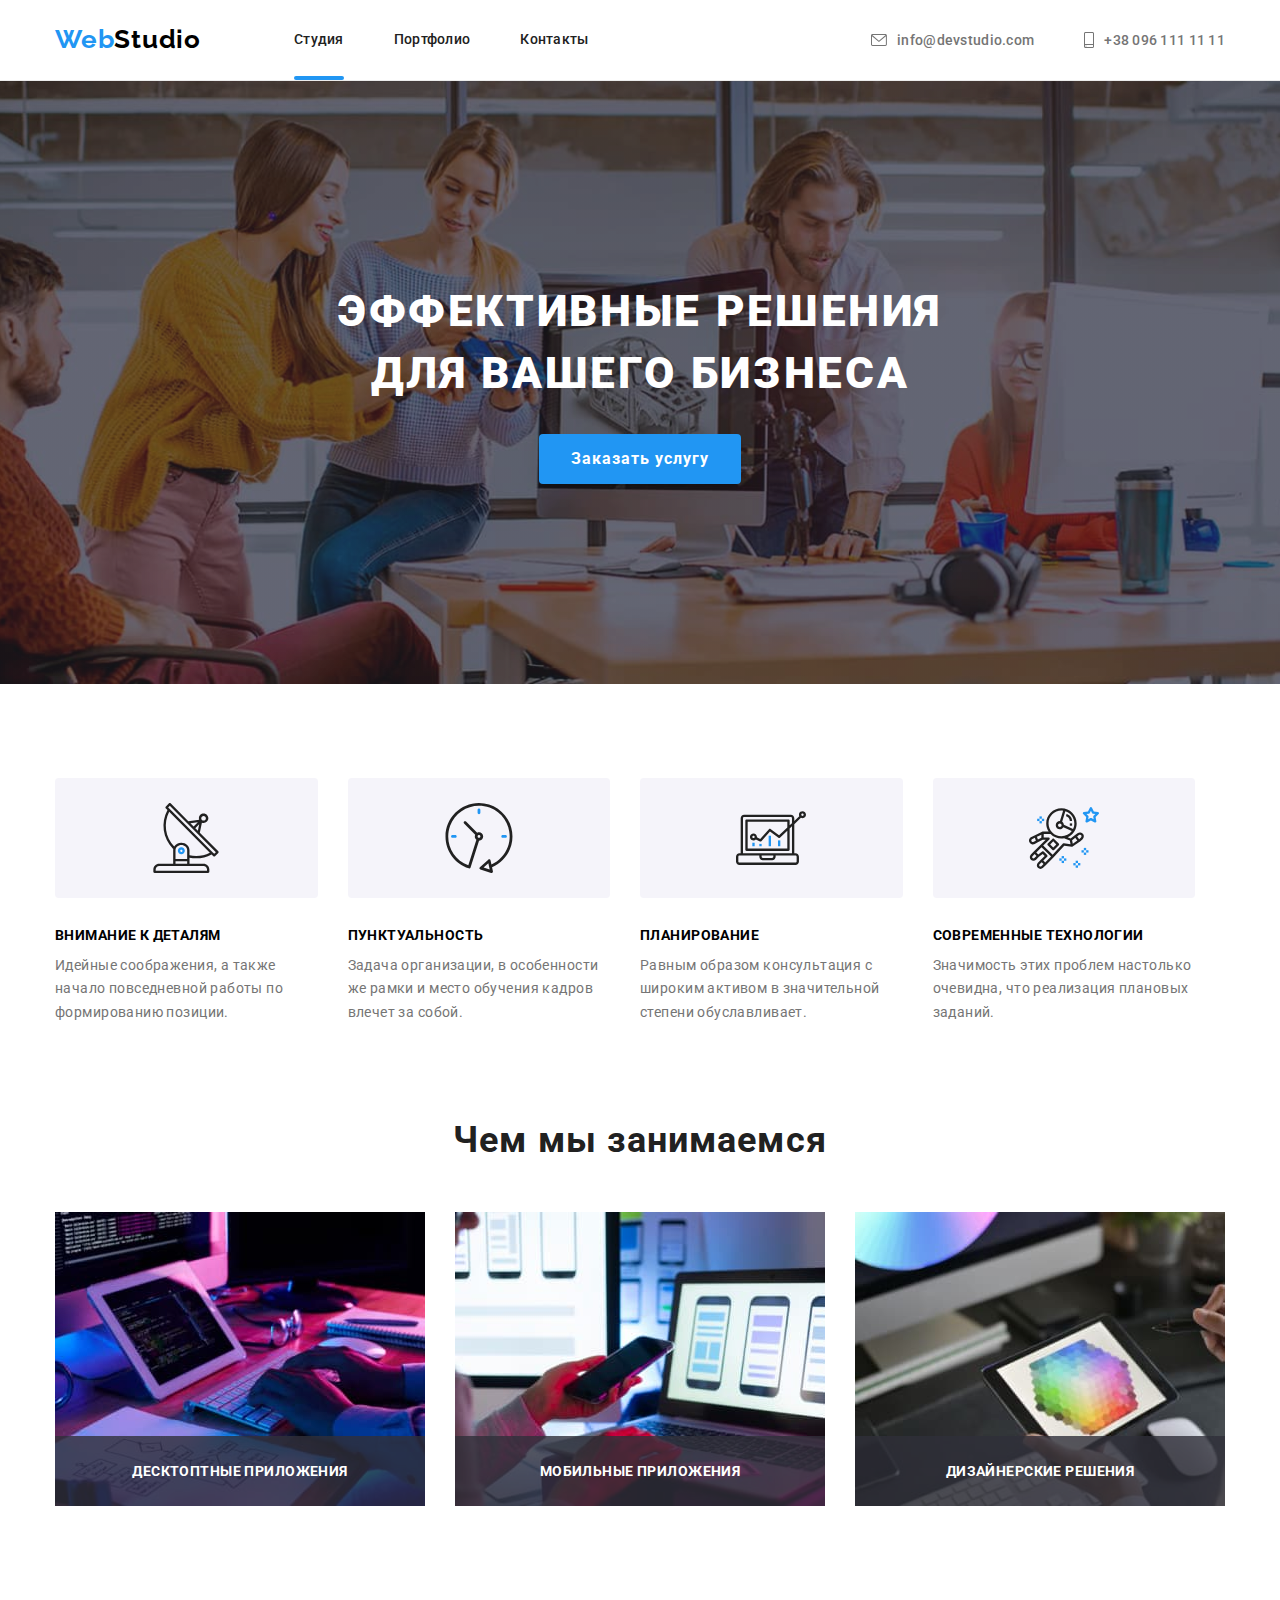
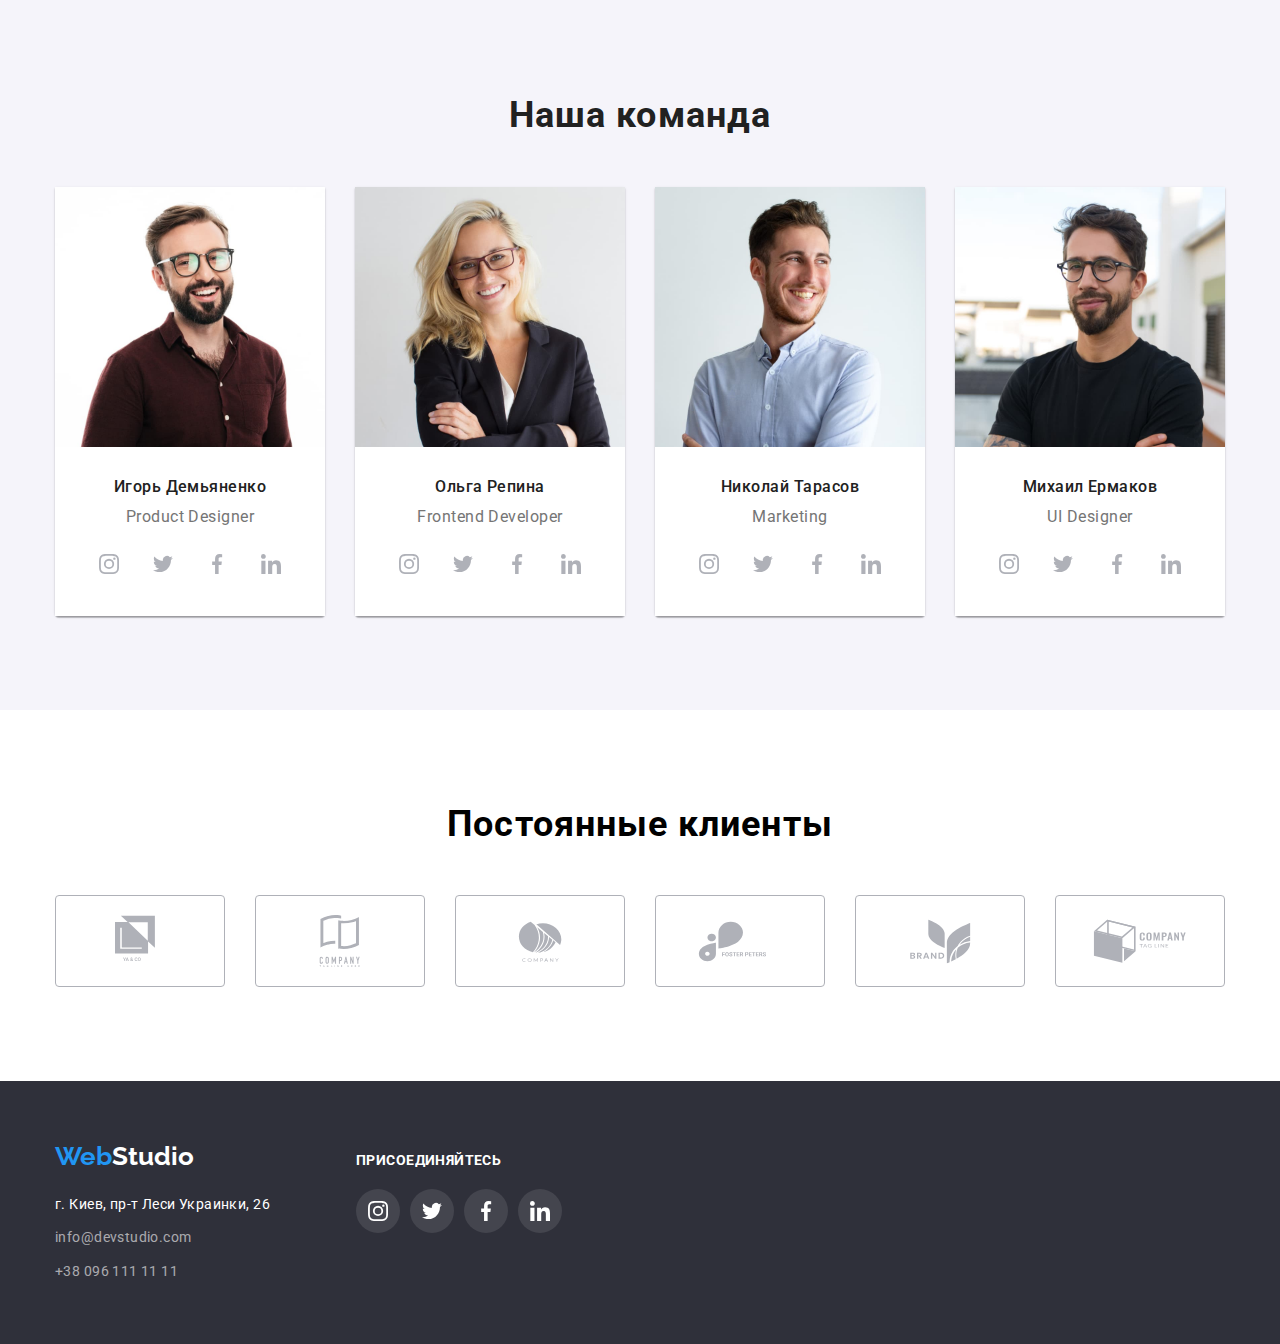
<file: index.html>
<!DOCTYPE html>
<html lang="ru">
<head>
    <meta charset="UTF-8">
    <meta http-equiv="X-UA-Compatible" content="IE=edge">
    <meta name="viewport" content="width=device-width, initial-scale=1.0">
    <link rel="preconnect" href="https://fonts.googleapis.com">
    <link rel="preconnect" href="https://fonts.gstatic.com" crossorigin>
    <link href="https://fonts.googleapis.com/css2?family=Raleway:wght@700&display=swap" rel="stylesheet">
    <link rel="preconnect" href="https://fonts.googleapis.com">
    <link rel="preconnect" href="https://fonts.gstatic.com" crossorigin>
    <link href="https://fonts.googleapis.com/css2?family=Roboto:wght@100;300;400;500;700;900&display=swap" rel="stylesheet">
    <link rel="stylesheet" href="https://cdnjs.cloudflare.com/ajax/libs/modern-normalize/1.1.0/modern-normalize.min.css">
    <link rel="stylesheet" href="style.css">
    <title>Веб Студия</title>
</head>
<body>
    <header class="header">
        <div class="head">
        <nav class="header-line">
                <a lang="en" class="logo" href="index.html">
                 <span class="web-color">Web</span>Studio
                </a>
            <ul class="nav">  
                <li class="nav-items">
                    <a class="nav-item active-list" href="index.html">
                        Студия
                    </a>
                </li>
                <li class="nav-items">
                    <a class="nav-item" href="portfolio.html">
                        Портфолио
                    </a>
                </li>
                <li class="nav-items">
                    <a class="nav-item" href="">
                        Контакты
                    </a>
                </li>
            </ul>
        </nav>
            <ul class="call">
                <li class="call-item">
                    <a class="mail" href="mailto:info@devstudio.com">
                        <svg class="icon-envelope">
                            <use href="./svg/svg-ico/symbol-defs.svg#icon-envelope" wigth="16px" height="12px"></use>
                        </svg>
                        info@devstudio.com
                    </a>
                </li>
                <li class="call-item">
                    <a class="phone" href="tel:+380961111111">
                        <svg class="icon-smartphone">
                            <use href="./svg/svg-ico/symbol-defs.svg#icon-smartphone" wigth="10px" height="16px"></use>
                        </svg>
                        +38 096 111 11 11
                    </a>
                </li>
            </ul>
        </div>    
    </header>
    <main>
        <section class="order">
            <div class="order-style">
                <h1 class="txt">
                    ЭФФЕКТИВНЫЕ РЕШЕНИЯ ДЛЯ ВАШЕГО БИЗНЕСА
                </h1>
                <button class="but" type="button" data-modal-open>Заказать услугу</button>
            </div>
        </section>
        
        <section class="section-merit">
            <div class="merit-class">
                <ul class="list-merit">
                    <li class="merit icon-group">
                        <h3 class="h-list">ВНИМАНИЕ К ДЕТАЛЯМ</h3>
                        <p class="txt-list">Идейные соображения, а также начало повседневной работы по формированию позиции.</p>
                    </li>
                    <li class="merit icon-clock">
                        <h3 class="h-list">ПУНКТУАЛЬНОСТЬ</h3>
                        <p class="txt-list">Задача организации, в особенности же рамки и место обучения кадров влечет за собой.</p>
                    </li>
                    <li class="merit icon-diagram">
                        <h3 class="h-list">ПЛАНИРОВАНИЕ</h3>
                        <p class="txt-list">Равным образом консультация с широким активом в значительной степени обуславливает.</p>
                    </li>
                    <li class="merit icon-austronaut">
                        <h3 class="h-list">СОВРЕМЕННЫЕ ТЕХНОЛОГИИ</h3>
                        <p class="txt-list">Значимость этих проблем настолько очевидна, что реализация плановых заданий.</p>
                    </li>
                </ul>
            </div>
        </section>
        <section class="what-do">
            <div class="work-class">
                <h2 class="h-work">Чем мы занимаемся</h2>
                    <ul class="working-list">
                        <li class="work-list">
                            <div class="opacity-img">
                                <h3 class="opasity-title">ДЕСКТОПТНЫЕ ПРИЛОЖЕНИЯ</h3>
                            </div>
                         <img src="./image/photo1.jpg" alt="веб_розработчик" width="370">
                        </li>
                        <li class="work-list">
                            <div class="opacity-img">
                                <h3 class="opasity-title">МОБИЛЬНЫЕ ПРИЛОЖЕНИЯ</h3>
                            </div>
                        <img src="./image/photo2.jpg" alt="мобильный_дизайнер" width="370">
                     </li>
                        <li class="work-list">
                            <div class="opacity-img">
                                <h3 class="opasity-title">ДИЗАЙНЕРСКИЕ РЕШЕНИЯ</h3>
                            </div>
                        <img src="./image/photo3.jpg" alt="дизайнер" width="370">
                        </li>
                    </ul>
            </div>
        </section>
        <section class="our-team">
            <div class="our-class">
                <h2 class="h-team">Наша команда</h2>
                <ul class="team-list">
                    <li class="team">
                        <img class="img-team" src="./image/img1.jpg" alt="Игорь Демьяненко" width="270">
                    <div class="worker">
                        <h3 class="h-name">Игорь Демьяненко</h3>
                        <p lang="en" class="activity">Product Designer</p>
                        <ul class="social-list">
                            <li class="social">
                                <a href="" class="icon-border">
                                    <svg class="icon instagram">
                                        <use href="./svg/svg-ico/symbol-defs.svg#icon-instagram" width="20px" height="20px"></use>
                                    </svg>
                                </a>
                            </li>
                            <li class="social">
                                <a href="" class="icon-border">
                                    <svg class="icon twitter">
                                        <use href="./svg/svg-ico/symbol-defs.svg#icon-twitter"width="20px" height="20px"></use>
                                    </svg>
                                </a>
                            </li>
                            <li class="social">
                                <a href="" class="icon-border">
                                    <svg class="icon facebook">
                                        <use href="./svg/svg-ico/symbol-defs.svg#icon-facebook" width="20px" height="20px"></use>
                                    </svg>
                                </a>
                            </li>
                            <li class="social">
                                <a href="" class="icon-border">
                                    <svg class="icon linkedin">
                                        <use href="./svg/svg-ico/symbol-defs.svg#icon-linkedin" width="20px" height="20px"></use>
                                    </svg>
                                </a>
                            </li>
                         </ul>
                    </div>
                    </li>
                    <li class="team">
                        <img class="img-team" src="./image/img2.jpg" alt="Ольга Репина" width="270">
                    <div class="worker">      
                        <h3 class="h-name">Ольга Репина</h3>
                        <p lang="en" class="activity">Frontend Developer</p>
                        <ul class="social-list">
                            <li class="social">
                                <a href="" class="icon-border">
                                    <svg class="icon instagram">
                                        <use href="./svg/svg-ico/symbol-defs.svg#icon-instagram" width="20px" height="20px"></use>
                                    </svg>
                                </a>
                            </li>
                            <li class="social">
                                <a href="" class="icon-border">
                                    <svg class="icon twitter">
                                        <use href="./svg/svg-ico/symbol-defs.svg#icon-twitter"width="20px" height="20px"></use>
                                    </svg>
                                </a>
                            </li>
                            <li class="social">
                                <a href="" class="icon-border">
                                    <svg class="icon facebook">
                                        <use href="./svg/svg-ico/symbol-defs.svg#icon-facebook" width="20px" height="20px"></use>
                                    </svg>
                                </a>
                            </li>
                            <li class="social">
                                <a href="" class="icon-border">
                                    <svg class="icon linkedin">
                                        <use href="./svg/svg-ico/symbol-defs.svg#icon-linkedin" width="20px" height="20px"></use>
                                    </svg>
                                </a>
                            </li>
                         </ul>
                    </div>
                    </li>
                    <li class="team">
                        <img class="img-team" src="./image/img3.jpg" alt="Николай Тарасов" width="270">
                    <div class="worker">       
                        <h3 class="h-name">Николай Тарасов</h3>
                        <p lang="en" class="activity">Marketing</p>
                        <ul class="social-list">
                            <li class="social">
                                <a href="" class="icon-border">
                                    <svg class="icon instagram">
                                        <use href="./svg/svg-ico/symbol-defs.svg#icon-instagram" width="20px" height="20px"></use>
                                    </svg>
                                </a>
                            </li>
                            <li class="social">
                                <a href="" class="icon-border">
                                    <svg class="icon twitter">
                                        <use href="./svg/svg-ico/symbol-defs.svg#icon-twitter"width="20px" height="20px"></use>
                                    </svg>
                                </a>
                            </li>
                            <li class="social">
                                <a href="" class="icon-border">
                                    <svg class="icon facebook">
                                        <use href="./svg/svg-ico/symbol-defs.svg#icon-facebook" width="20px" height="20px"></use>
                                    </svg>
                                </a>
                            </li>
                            <li class="social">
                                <a href="" class="icon-border">
                                    <svg class="icon linkedin">
                                        <use href="./svg/svg-ico/symbol-defs.svg#icon-linkedin" width="20px" height="20px"></use>
                                    </svg>
                                </a>
                            </li>
                         </ul>
                    </div>
                    </li>
                    <li class="team">
                        <img class="img-team" src="./image/img4.jpg" alt="Михаил Ермаков" width="270">
                    <div class="worker">       
                        <h3 class="h-name">Михаил Ермаков</h3>
                        <p lang="en" class="activity">UI Designer</p>
                        <ul class="social-list">
                            <li class="social">
                                <a href="" class="icon-border">
                                    <svg class="icon instagram">
                                        <use href="./svg/svg-ico/symbol-defs.svg#icon-instagram" width="20px" height="20px"></use>
                                    </svg>
                                </a>
                            </li>
                            <li class="social">
                                <a href="" class="icon-border">
                                    <svg class="icon twitter">
                                        <use href="./svg/svg-ico/symbol-defs.svg#icon-twitter"width="20px" height="20px"></use>
                                    </svg>
                                </a>
                            </li>
                            <li class="social">
                                <a href="" class="icon-border">
                                    <svg class="icon facebook">
                                        <use href="./svg/svg-ico/symbol-defs.svg#icon-facebook" width="20px" height="20px"></use>
                                    </svg>
                                </a>
                            </li>
                            <li class="social">
                                <a href="" class="icon-border">
                                    <svg class="icon linkedin">
                                        <use href="./svg/svg-ico/symbol-defs.svg#icon-linkedin" width="20px" height="20px"></use>
                                    </svg>
                                </a>
                            </li>
                         </ul>
                    </div>
                    </li>
                </ul>
            </div>
        </section>
        <section class="client-section">
            <div class="client-conteiner">
                <h2 class="h-client">Постоянные клиенты</h2>
                    <ul class="client-list">
                        <li class="client-item">
                            <a href="" class="client-link">
                                <svg class="client ya-go">
                                    <use href="./svg/svg-ico/symbol-defs.svg#icon-ya-go" width="40px" height="47px"></use>
                                </svg>
                            </a>
                        </li>
                        <li class="client-item">
                            <a href="" class="client-link">
                                <svg class="client ya-go">
                                    <use href="./svg/svg-ico/symbol-defs.svg#icon-tagline-here" width="50px" height="52px"></use>
                                </svg>
                            </a>
                        </li>
                            <li class="client-item">
                                <a href="" class="client-link">
                                    <svg class="client icon-company">
                                        <use href="./svg/svg-ico/symbol-defs.svg#icon-company" width="44px" height="41px"></use>
                                    </svg>
                                </a>
                            </li>
                            <li class="client-item">
                                <a href="" class="client-link">
                                    <svg class="client icon-foster">
                                        <use href="./svg/svg-ico/symbol-defs.svg#icon-foster" width="85px" height="41px"></use>
                                    </svg>
                                </a>
                            </li>
                        <li>
                            <li class="client-item">
                                <a href="" class="client-link">
                                    <svg class="client icon-brand">
                                        <use href="./svg/svg-ico/symbol-defs.svg#icon-brand" width="63px" height="45px"></use>
                                    </svg>
                                </a>
                            </li>
                        </li>
                        <li class="client-item">
                            <a href="" class="client-link">
                                <svg class="client icon-tag-line">
                                    <use href="./svg/svg-ico/symbol-defs.svg#icon-tag-line" width="98px" height="44px"></use>
                                </svg>
                            </a>
                        </li>
                    </ul>
            </div>
        </section>
    </main>
    <footer class="footer">
        <div class="footer-footer">
            <div class="foot">
                <a class="footer-logo" lang="en" href="index.html">
                    <span class="web-color">Web</span>Studio
                </a>
                <address class="address">
                    <ul class="list-address">
                        <li class="specific-address">
                            г. Киев, пр-т Леси Украинки, 26
                        </li>
                        <li class="con">
                            <a class="footer-contact" href="mailto:info@devstudio.com">info@devstudio.com</a>
                        </li>
                        <li class="con">
                            <a class="footer-contact" href="tel:+380961111111">+38 096 111 11 11</a>
                        </li>
                    </ul>
                </address>
            </div>
            <div class="footer-social"> 
                <h3 class="social-title">
                    ПРИСОЕДИНЯЙТЕСЬ
                </h3>
                <ul class="footer-social-list">
                    <li class="social">
                        <a href="" class="icon-border footer-icon">
                            <svg class="icon instagram">
                                <use href="./svg/svg-ico/symbol-defs.svg#icon-instagram" width="20px" height="20px"></use>
                            </svg>
                        </a>
                    </li>
                    <li class="social">
                        <a href="" class="icon-border footer-icon">
                            <svg class="icon twitter">
                                <use href="./svg/svg-ico/symbol-defs.svg#icon-twitter"width="20px" height="20px"></use>
                            </svg>
                        </a>
                    </li>
                    <li class="social">
                        <a href="" class="icon-border footer-icon">
                            <svg class="icon facebook">
                                <use href="./svg/svg-ico/symbol-defs.svg#icon-facebook" width="20px" height="20px"></use>
                            </svg>
                        </a>
                    </li>
                    <li class="social">
                        <a href="" class="icon-border footer-icon">
                            <svg class="icon linkedin">
                                <use href="./svg/svg-ico/symbol-defs.svg#icon-linkedin" width="20px" height="20px"></use>
                            </svg>
                        </a>
                    </li>
                </ul>
            </div>
    </div>
    </footer>

     <div class="backdrop is-hidden" data-modal>
      <div class="modal">
        <button class="button-close" data-modal-close>
          <svg class="icon-close" width="11" height="11">
            <use href="./svg/svg-ico/close.svg#icon-Vector"></use>
          </svg>
        </button>
      </div>
    </div>
    <script src="./js/modal.js"></script>
</body>
</html>
</file>
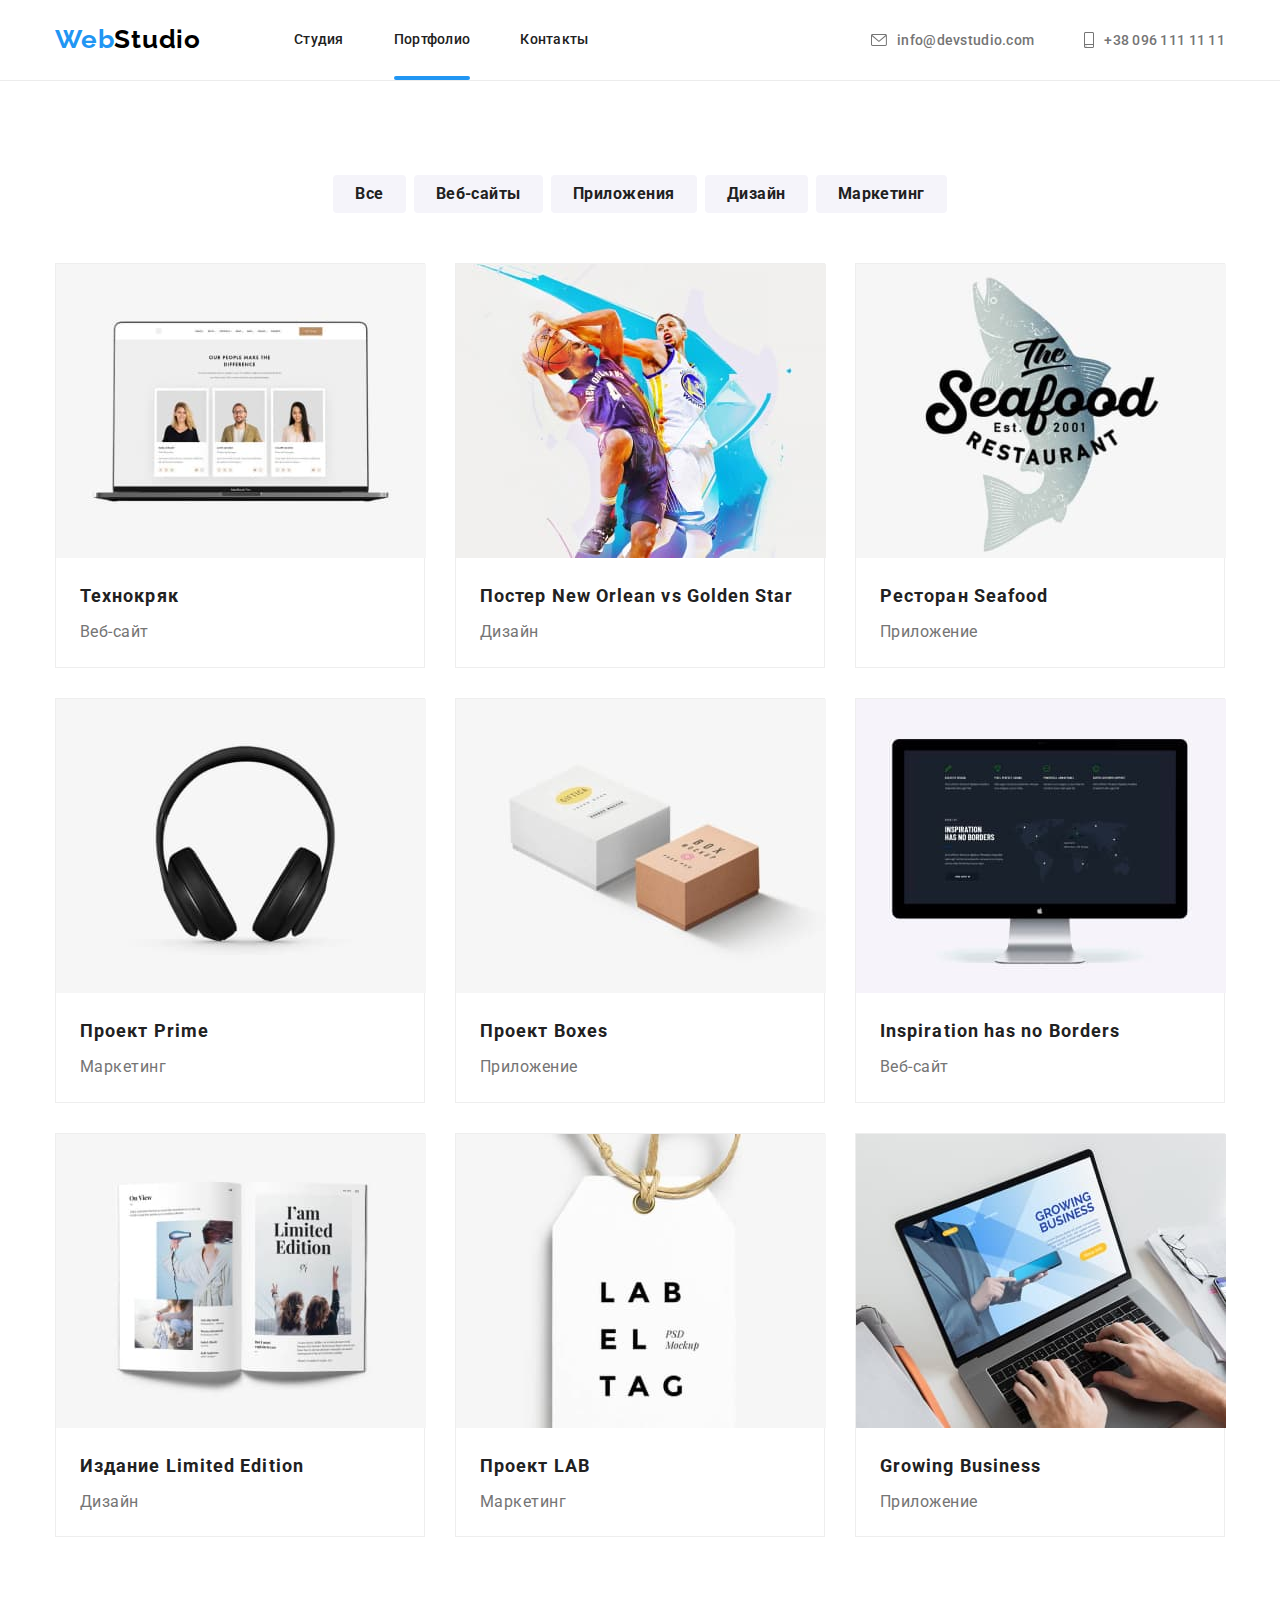
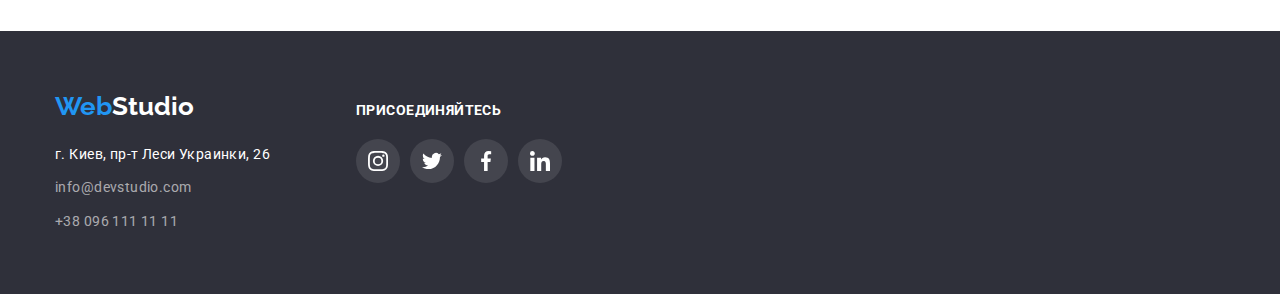
<file: portfolio.html>
<!DOCTYPE html>
<html lang="en">
<head>
    <meta charset="UTF-8">
    <meta http-equiv="X-UA-Compatible" content="IE=edge">
    <meta name="viewport" content="width=device-width, initial-scale=1.0">
    <link rel="preconnect" href="https://fonts.googleapis.com">
    <link rel="preconnect" href="https://fonts.gstatic.com" crossorigin>
    <link href="https://fonts.googleapis.com/css2?family=Raleway:wght@700&display=swap" rel="stylesheet">
    <link rel="preconnect" href="https://fonts.googleapis.com">
    <link rel="preconnect" href="https://fonts.gstatic.com" crossorigin>
    <link href="https://fonts.googleapis.com/css2?family=Roboto:wght@100;300;400;500;700;900&display=swap" rel="stylesheet">
    <link rel="stylesheet" href="https://cdnjs.cloudflare.com/ajax/libs/modern-normalize/1.1.0/modern-normalize.min.css">
    <link rel="stylesheet" href="style.css">
    <title>Portfolio</title>
</head>
<body>
    <header class="header">
        <div class="head">
        <nav class="header-line">
                <a lang="en" class="logo" href="index.html">
                 <span class="web-color">Web</span>Studio
                </a>
            <ul class="nav">  
                <li class="nav-items">
                    <a class="nav-item" href="index.html">
                        Студия
                    </a>
                </li>
                <li class="nav-items">
                    <a class="nav-item active-list" href="portfolio.html">
                        Портфолио
                    </a>
                </li>
                <li class="nav-items">
                    <a class="nav-item" href="">
                        Контакты
                    </a>
                </li>
            </ul>
        </nav>
        <ul class="call">
            <li class="call-item">
                <a class="mail" href="mailto:info@devstudio.com">
                    <svg class="icon-envelope">
                        <use href="./svg/svg-ico/symbol-defs.svg#icon-envelope" wigth="16px" height="12px"></use>
                    </svg>
                    info@devstudio.com
                </a>
            </li>
            <li class="call-item">
                <a class="phone" href="tel:+380961111111">
                    <svg class="icon-smartphone">
                        <use href="./svg/svg-ico/symbol-defs.svg#icon-smartphone" wigth="10px" height="16px"></use>
                    </svg>
                    +38 096 111 11 11
                </a>
            </li>
        </ul>
        </div>    
    </header>
    <main>
        <section class="filter-section">
            <div class="services-choice">
                <ul class="services">
                    <li class="services_list">
                        <button class="choice-services1" type="button">Все</button>
                    </li>
                    <li class="services_list">
                        <button class="choice-services2" type="button">Веб-сайты</button>
                    </li>
                    <li class="services_list">
                        <button class="choice-services3" type="button">Приложения</button>
                    </li>
                    <li class="services_list">
                        <button class="choice-services4" type="button">Дизайн</button>
                    </li>
                    <li class="services_list">
                        <button class="choice-services5" type="button">Маркетинг</button>
                    </li>
                </ul>
                <ul class="filter-list">
                    <li class="filter-choice">
                        <div class="hidden-img">
                            <img class="filter-img" src="./image2/технокряк.jpg" alt="Технокряк" width="370" height="294">
                            <div class="hidden-txt">
                            <p class="hid-txt">
                                Ресурс предлагает комплексные предложения с разным уровнем функционала и сервисов. Все это позволит посетителю получить исчерпывающие сведения о компании или частном лице.
                            </p>
                            </div>
                         </div>
                    <div class="class-filter">       
                        <h3 class="h-filter">Технокряк</h3>
                        <p class="filter">Веб-сайт</p>
                    </div>
                    </li>
                    <li class="filter-choice">
                        <div class="hidden-img">
                        <img class="filter-img" src="./image2/new-orlean-vs-golden-star.jpg" alt="new-orlean-vs-golden-star" width="370" height="294">
                        <div class="hidden-txt">
                            <p class="hid-txt">
                                Ресурс предлагает комплексные предложения с разным уровнем функционала и сервисов. Все это позволит посетителю получить исчерпывающие сведения о компании или частном лице.
                            </p>
                            </div>
                        </div>
                        <div class="class-filter">       
                        <h3 class="h-filter">Постер New Orlean vs Golden Star</h3>
                        <p class="filter">Дизайн</p>
                    </div>
                    </li>
                    <li class="filter-choice">
                        <div class="hidden-img">
                        <img class="filter-img" src="./image2/seafood.jpg" alt="seafood" width="370" height="294">
                        <div class="hidden-txt">
                            <p class="hid-txt">
                                Ресурс предлагает комплексные предложения с разным уровнем функционала и сервисов. Все это позволит посетителю получить исчерпывающие сведения о компании или частном лице.
                            </p>
                            </div>
                        </div>
                        <div class="class-filter">        
                        <h3 class="h-filter">Ресторан Seafood</h3>
                        <p class="filter">Приложение</p>
                    </div>
                    </li>
                    <li class="filter-choice">
                        <div class="hidden-img">
                        <img class="filter-img" src="./image2/prime.jpg" alt="prime" width="370" height="294">
                        <div class="hidden-txt">
                            <p class="hid-txt">
                                Ресурс предлагает комплексные предложения с разным уровнем функционала и сервисов. Все это позволит посетителю получить исчерпывающие сведения о компании или частном лице.
                            </p>
                            </div>
                         </div>
                        <div class="class-filter">        
                        <h3 class="h-filter">Проект Prime</h3>
                        <p class="filter">Маркетинг</p>
                    </div>
                    </li>
                    <li class="filter-choice">
                        <div class="hidden-img">
                        <img class="filter-img" src="./image2/boxes.jpg" alt="boxes" width="370" height="294">
                        <div class="hidden-txt">
                            <p class="hid-txt">
                                Ресурс предлагает комплексные предложения с разным уровнем функционала и сервисов. Все это позволит посетителю получить исчерпывающие сведения о компании или частном лице.
                            </p>
                            </div>
                         </div>
                        <div class="class-filter">        
                        <h3 class="h-filter">Проект Boxes</h3>
                        <p class="filter">Приложение</p>
                    </div>
                    </li>
                    <li class="filter-choice">
                        <div class="hidden-img">
                        <img class="filter-img" src="./image2/inspiration-has-no-borders.jpg" alt="inspiration-has-no-borders" width="370" height="294">
                        <div class="hidden-txt">
                            <p class="hid-txt">
                                Ресурс предлагает комплексные предложения с разным уровнем функционала и сервисов. Все это позволит посетителю получить исчерпывающие сведения о компании или частном лице.
                            </p>
                            </div>
                         </div>
                        <div class="class-filter">       
                        <h3 class="h-filter">Inspiration has no Borders</h3>
                        <p class="filter">Веб-сайт</p>
                    </div>
                    </li>
                    <li class="filter-choice">
                        <div class="hidden-img">
                        <img class="filter-img" src="./image2/limited-edition.jpg" alt="limited-edition" width="370" height="294">
                        <div class="hidden-txt">
                            <p class="hid-txt">
                                Ресурс предлагает комплексные предложения с разным уровнем функционала и сервисов. Все это позволит посетителю получить исчерпывающие сведения о компании или частном лице.
                            </p>
                            </div>
                         </div>
                        <div class="class-filter">        
                        <h3 class="h-filter">Издание Limited Edition</h3>
                        <p class="filter">Дизайн</p>
                    </div>
                    </li>
                    <li class="filter-choice">
                        <div class="hidden-img">
                        <img class="filter-img" src="./image2/lab.jpg" alt="lab" width="370" height="294">
                        <div class="hidden-txt">
                            <p class="hid-txt">
                                Ресурс предлагает комплексные предложения с разным уровнем функционала и сервисов. Все это позволит посетителю получить исчерпывающие сведения о компании или частном лице.
                            </p>
                            </div>
                         </div>
                        <div class="class-filter">        
                        <h3 class="h-filter">Проект LAB</h3>
                        <p class="filter">Маркетинг</p>
                    </div>
                    </li>
                    <li class="filter-choice">
                        <div class="hidden-img">
                        <img class="filter-img" src="./image2/growing-business.jpg" alt="growing-business" width="370" height="294">
                        <div class="hidden-txt">
                            <p class="hid-txt">
                                Ресурс предлагает комплексные предложения с разным уровнем функционала и сервисов. Все это позволит посетителю получить исчерпывающие сведения о компании или частном лице.
                            </p>
                            </div>
                         </div>
                        <div class="class-filter">   
                        <h3 class="h-filter">Growing Business</h3>
                            <p class="filter">Приложение</p>
                    </div>
                    </li>
                </ul>
        </div>
        </section>
    </main>
    <footer class="footer">
        <div class="footer-footer">
            <div class="foot">
                <a class="footer-logo" lang="en" href="index.html">
                    <span class="web-color">Web</span>Studio
                </a>
                <address class="address">
                    <ul class="list-address">
                        <li class="specific-address">
                            г. Киев, пр-т Леси Украинки, 26
                        </li>
                        <li class="con">
                            <a class="footer-contact" href="mailto:info@devstudio.com">info@devstudio.com</a>
                        </li>
                        <li class="con">
                            <a class="footer-contact" href="tel:+380961111111">+38 096 111 11 11</a>
                        </li>
                    </ul>
                </address>
            </div>
            <div class="footer-social"> 
                <h3 class="social-title">
                    ПРИСОЕДИНЯЙТЕСЬ
                </h3>
                <ul class="footer-social-list">
                    <li class="social">
                        <a href="" class="icon-border footer-icon">
                            <svg class="icon instagram">
                                <use href="./svg/svg-ico/symbol-defs.svg#icon-instagram" width="20px" height="20px"></use>
                            </svg>
                        </a>
                    </li>
                    <li class="social">
                        <a href="" class="icon-border footer-icon">
                            <svg class="icon twitter">
                                <use href="./svg/svg-ico/symbol-defs.svg#icon-twitter"width="20px" height="20px"></use>
                            </svg>
                        </a>
                    </li>
                    <li class="social">
                        <a href="" class="icon-border footer-icon">
                            <svg class="icon facebook">
                                <use href="./svg/svg-ico/symbol-defs.svg#icon-facebook" width="20px" height="20px"></use>
                            </svg>
                        </a>
                    </li>
                    <li class="social">
                        <a href="" class="icon-border footer-icon">
                            <svg class="icon linkedin">
                                <use href="./svg/svg-ico/symbol-defs.svg#icon-linkedin" width="20px" height="20px"></use>
                            </svg>
                        </a>
                    </li>
                </ul>
            </div>
    </div>
    </footer>
</body>
</html>
</file>
<file: style.css>
:root{
    --moz-text-decoration-color: #2196F3;
}
body{
    margin: 0;
    font-family: 'Roboto', sans-serif;
}
img{
    display: block;
}
p{
    padding: 0px;
    margin: 0px;
}
h1,h2,h3,h4,h5,h6{
    padding: 0px;
    margin: 0px;
}
ul{
    padding: 0px;
    margin: 0px;
}
li{
    padding: 0px;
    margin: 0px;
}
a{
    padding: 0px;
    margin: 0px;
}


/*================== HEADER=================*/
.header{
    border-bottom: 1px solid #ECECEC ;
}
.header-line{
    display: flex;
    align-items: center;
}
.head{
    display: flex;
    width: 1200px;
    height: 80px;
    padding: 0px 15px;
    margin-left: auto;
    margin-right: auto;
    align-items: center;
}
.logo{
    text-decoration: none;
    margin-right: 93px;
    font-family: 'Raleway', sans-serif;
    font-weight: 700;
    font-size: 26px;
    line-height: 1.2;
    letter-spacing: 0.03em;
    color: #000000;
}
.web-color{
    color: var(--moz-text-decoration-color);
}
.active-list:visited{
    color: var(--moz-text-decoration-color);
}
.nav-item{
    display: block;
    color: #212121;
    text-decoration: none;
    padding: 32px 0px;
    transition: color 250ms cubic-bezier(0.4, 0, 0.2, 1);
}
.nav-item:hover{
    color: var(--moz-text-decoration-color);
}
.nav-item:focus{
    color: var(--moz-text-decoration-color);
}

.nav-items{
    list-style-type: none;
    font-size: 14px;
    font-weight: 500;
    line-height: 1.1;
    letter-spacing: 0.02em;
    position: relative;
}
.active-list::after{
    content: " ";
    display: block;
    width: 100%;
    height: 4px;
    background-color: #2196F3;
    position: absolute;
    bottom: 0px;
    border-radius: 2px;
    transform: scaleX(1);
}

.nav-items:not(:last-child){
    margin-right: 50px;
}
.nav{
    display: flex;
    padding-left: 0px;
    margin-top: 0px;
    margin-bottom: 0px;
}

.mail,.phone{
    display: flex;
    justify-content: center;
    align-items: center;
    text-decoration: none;
    color: #757575;
    font-weight: 500;
    font-size: 14px;
    line-height: 1.2;
    letter-spacing: 0.02em;
    transition-property: color;
    transition-duration: 250ms;
    transition-timing-function: cubic-bezier(0.4, 0, 0.2, 1);
}
.icon-envelope{
    width: 16px;
    height: 12px;
    fill: currentColor;
    margin-right: 10px;
}
.icon-smartphone{
    width: 10px;
    height: 16px;
    fill: currentColor;
    margin-right: 10px;
}
.mail:hover{
    color: var(--moz-text-decoration-color);
}
.mail:focus{
    color: var(--moz-text-decoration-color);
}
.phone:hover{
    color: var(--moz-text-decoration-color);
}
.phone:focus{
    color: var(--moz-text-decoration-color);
}
.call{
    display: flex;
    list-style-type: none;
    margin-left: auto;
    margin-top: 0px;
    margin-bottom: 0px;
    padding-left: 0px;
}
.call-item:not(:last-child){
    margin-right: 50px;
}
/*=========== HERO=============*/
.order{
    max-width: 1600px;
    margin-left: auto;
    margin-right: auto;
    margin-top: 0px;
    background-color: #2F303A;
    background-image: linear-gradient(to right, rgba(47, 48, 58, 0.4), rgba(47, 48, 58, 0.4)), 
    url(./bg-img/bg-img.jpg);
    background-size: cover;
    background-position: center;
    text-align: center;
    padding-top: 200px;
    padding-bottom: 200px;
}
.txt{
    margin-left: auto;
    margin-right: auto;
    width: 696px;
    margin-top: 0px;
    margin-bottom: 30px;
    letter-spacing: 0.06em;
    line-height: 1.4;
    font-weight: 900;
    font-size: 44px;
    color: #ffff;
}
.but{
    border-radius: 4px;
    height: 50px;
    border: 0px;
    cursor: pointer;
    color: #ffff;
    background-color: #2196F3;
    font-size: 16px;
    line-height: 1.8;
    letter-spacing: 0.06em;
    font-weight: 700;
    padding: 10px 32px 10px 32px;
    box-shadow: 0px 4px 4px rgba(0, 0, 0, 0.15);
    transition: background-color 250ms cubic-bezier(0.4, 0, 0.2, 1);
}
.but:hover {
    background-color: #188CE8;
}
/*========== MERIT ============*/
.section-merit{
    padding-top: 94px;
    padding-bottom: 94px;
}
.merit-class{
    width: 1200px;
    padding: 0px 15px;
    margin-left: auto;
    margin-right: auto;
}
.list-merit{
    display: flex;
    list-style-type: none;
    margin: 0px;
    padding: 0px;
}
.merit{
    width: 270px;
    margin-right: 30px;
}
.merit::before{
    display: block;
    height: 120px;
    content: "";
    background-repeat: no-repeat;
    background-color: #F5F4FA;
    background-position: center;
    border-radius: 4px;
    margin-bottom: 30px;
}
.icon-group::before{
    background-image: url(./svg/Group.svg);
}
.icon-clock::before{
    background-image: url(./svg/clock.svg);
}
.icon-diagram::before{
    background-image: url(./svg/diagram.svg);
}
.icon-austronaut::before{
    background-image: url(./svg/astronaut.svg);
}
.h-list{
    margin-top: 0px;
    margin-bottom: 10px;
    font-size: 14px;
    line-height: 1.1;
    letter-spacing: 0.03em;
    font-weight: 700;
}
.txt-list{
    margin: 0px;
    font-size: 14px;
    font-weight: 400;
    color: #757575;
    line-height: 1.7;
    letter-spacing: 0.03em;
}
/*========== WORK=========== */
.what-do{
    padding-bottom: 94px;
}
.work-class{
    width: 1200px;
    padding: 0px 15px;
    margin-left: auto;
    margin-right: auto;
}
.h-work{
    margin-top: 0px;
    margin-bottom: 50px;
    text-align: center;
    font-weight: 700;
    font-size: 36px;
    line-height: 1.2;
    letter-spacing: 0.03em;
    color: #212121;
}
.working-list{
    display: flex;
    list-style-type: none;
    margin: 0px;
    padding: 0px;
}
.work-list:not(:last-child){
    margin-right: 30px;
}
.work-list{
    display: block;
    position: relative;
}
.opacity-img{
    position: absolute;
    width: 100%;
    height: 70px;
    bottom: 0px;
    background-color: rgba(47, 48, 58, 0.8);
}
.opasity-title{
    color: #FFFFFF;
    font-weight: 700;
    font-size: 14px;
    line-height: 1.2;
    text-align: center;
    letter-spacing: 0.03em;
    margin: 27px 0px;
}

/*========= TEAM =========*/
.our-team{
    background-color: #F5F4FA;;
    padding-bottom: 94px;
    padding-top: 94px;
}
.our-class{
    width: 1200px;
    padding: 0px 15px;
    margin-left: auto;
    margin-right: auto;  
}
.h-team{
    margin-top: 0px;
    margin-bottom: 50px;
    text-align: center;
    font-weight: 700;
    font-size: 36px;
    line-height: 1.2;
    letter-spacing: 0.03em;
    color: #212121;
}
.team-list{
    display: flex;
    list-style-type: none;
    margin: 0px;
    padding: 0px;
}
.team:not(:last-child){
    margin-right: 30px;
}
.worker{
    padding-top: 30px;
    padding-bottom: 30px;
    background-color: #FFFFFF;
}
.h-name{
    
    margin-bottom: 10px;
    font-weight: 500;
    font-size: 16px;
    line-height: 1.2;
    letter-spacing: 0.03em;
    color: #212121;
}
.activity{
    margin: 0px;
    font-weight: 400;
    font-size: 16px;
    color: #757575;
    line-height: 1.2;
    letter-spacing: 0.03em;
}
.team{
    text-align: center;
    border-radius:  0px 0px 4px 4px;
    box-shadow: 0px 1px 3px rgba(0, 0, 0, 0.12), 0px 1px 1px rgba(0, 0, 0, 0.14), 0px 2px 1px rgba(0, 0, 0, 0.2);
}

.social-list{
    margin-top: 16px;
    list-style: none;
    display: flex;
    justify-content: center;
}
.social:not(:last-child){
    margin-right: 10px;
}
.icon-border{
    color: #AFB1B8;
    border-radius: 50%;
    border: none;
    display: flex;
    width: 44px;
    height: 44px;
    justify-content: center;
    align-items: center;
    transition-property: color, background-color;
    transition-duration: 250ms;
    transition-timing-function: cubic-bezier(0.4, 0, 0.2, 1);
}
.icon{
    fill: currentColor;
    width: 20px;
    height: 20px;
    
}
.icon-border:hover{
    background-color: #2196F3;
    color: #FFFFFF;
    
}
.icon-border:focus{
    background-color: #2196F3;
    color: #FFFFFF;  
}
/*============= CLIENT ==========*/
.client-section{
    padding-top: 94px;
    padding-bottom: 94px;
}
.client-conteiner{
    width: 1200px;
    padding: 0px 15px;
    margin-left: auto;
    margin-right: auto;
}
.h-client{
    font-weight: 700;
    font-size: 36px;
    line-height: 1.16;
    letter-spacing: 0.03em;
    text-align: center;
}
.client-list{
    display: flex;
    list-style: none;
    margin-top: 50px;
}
.client-item:not(:last-child){
    margin-right: 30px;
}
.client-link{
    display: flex;
    justify-content: center;
    align-items: center;
    width: 170px;
    height: 92px;
    border: 1px solid #afb1b8;
    border-radius: 4px;
    color: #AFB1B8;
    transition-property: color, border-color;
    transition-duration: 250ms;
    transition-timing-function: cubic-bezier(0.4, 0, 0.2, 1);
}
.client-link:hover,
.client-link:focus{
    border-color: #2196F3;
    color:#2196F3;
}
.client{
    fill: currentColor;   
}
.ya-go{
    width: 50px;
    height: 52px;
}
.tagline-here{
    width: 40px;
    height: 52px;
}
.icon-company{
    width: 44px;
    height: 41px;
}
.icon-foster{
    width: 85px;
    height: 41px;
}
.icon-brand{
    width: 63px;
    height: 45px;
}
.icon-tag-line{
    width: 98px;
    height: 44px;
}
/*======= FOOTER ========*/
.foot{
    display: block;
    margin-right: 70px;
}
.footer{
    background-color: #2F303A;
    padding-top: 60px;
    padding-bottom: 60px;
}
.footer-logo{
    text-decoration: none;
    font-family: 'Raleway', sans-serif;
    font-weight: 700;
    font-size: 26px;
    line-height: 1.2;
    color: #FFFFFF;;
}
.address{
    width: 231px;
    margin-top: 20px;
}
.list-address{
    list-style-type: none;
    width: 210px;
    margin-top: 20px;
    margin-bottom: 0px;
    padding: 0px;
}
.specific-address{
    font-style: normal;
    color: #FFFFFF;
    font-weight: 400;
    font-size: 14px;
    line-height: 1.7;
    letter-spacing: 0.03em;
    width: 231px;
}
.footer-contact{
    text-decoration: none;
    font-style: normal;
    color: rgba(255, 255, 255, 0.6);
    font-weight: 400;
    font-size: 14px;
    line-height: 1.7;
    letter-spacing: 0.03em;
    transition: color 250ms cubic-bezier(0.4, 0, 0.2, 1);
}
.footer-contact:hover,
.footer-contact:focus{
    color: #2196F3;
}
.con{
    margin-top: 10px;
}
.footer-social{
    display: block;
}
.social-title{
font-weight: 700;
font-size: 14px;
line-height: 1.14;
letter-spacing: 0.03em;
color: #FFFFFF;
margin-bottom: 20px;
}
.footer-social-list{
    list-style: none;
    display: flex;
}
.footer-icon{
    background-color:rgba(255, 255, 255, 0.1);
    color: #FFFFFF;
}
.footer-footer{
    width: 1200px;
    padding: 0px 15px;
    margin-left: auto;
    margin-right: auto;
    display: flex;
    align-items: baseline;
    
}

        /*========== PORTFOLIO=========*/

        /*=========FILTER=======*/
.filter-section{
    padding-top: 94px;
    padding-bottom: 94px;
}
.services-choice{
    width: 1200px;
    padding: 0px 15px;
    margin-left: auto;
    margin-right: auto;
}
.services{
    margin-top: 0px;
    margin-bottom: 50px;
    list-style-type: none;
    display: flex;
    padding: 0px;
    align-items: center;
    justify-content: center;
}
.services_list:not(:last-child){
    margin-right: 8px;
}
.choice-services1, .choice-services2,.choice-services3,.choice-services4,.choice-services5 {
    font-weight: 700;
    font-size: 16px;
    line-height: 1.6;
    text-align: center;
    letter-spacing: 0.03em;
    color: #212121;
    height: 38px;
    border-radius: 4px;
    border: 0px;
    background-color: #F5F4FA;
    cursor: pointer;
    padding: 6px 22px;
    transition: color 250ms cubic-bezier(0.4, 0, 0.2, 1),
    background-color 250ms cubic-bezier(0.4, 0, 0.2, 1),
    box-shadow 250ms cubic-bezier(0.4, 0, 0.2, 1);
}
.choice-services1:hover,
.choice-services1:focus{
    color: #FFFFFF;
    background-color: #2196F3;
    box-shadow: 0px 3px 1px rgba(0, 0, 0, 0.1), 0px 1px 2px rgba(0, 0, 0, 0.08), 0px 2px 2px rgba(0, 0, 0, 0.12);
}

.choice-services2:hover,
.choice-services2:focus{
    color: #FFFFFF;
    background-color: #2196F3;
    box-shadow: 0px 3px 1px rgba(0, 0, 0, 0.1), 0px 1px 2px rgba(0, 0, 0, 0.08), 0px 2px 2px rgba(0, 0, 0, 0.12);
}

.choice-services3:hover,
.choice-services3:focus{
    color: #FFFFFF;
    background-color: #2196F3;
    box-shadow: 0px 3px 1px rgba(0, 0, 0, 0.1), 0px 1px 2px rgba(0, 0, 0, 0.08), 0px 2px 2px rgba(0, 0, 0, 0.12);
}

.choice-services4:hover,
.choice-services4:focus{
    color: #FFFFFF;
    background-color: #2196F3;
    box-shadow: 0px 3px 1px rgba(0, 0, 0, 0.1), 0px 1px 2px rgba(0, 0, 0, 0.08), 0px 2px 2px rgba(0, 0, 0, 0.12);
}
.choice-services5:hover,
.choice-services5:focus{
    color: #FFFFFF;
    background-color: #2196F3;
    box-shadow: 0px 3px 1px rgba(0, 0, 0, 0.1), 0px 1px 2px rgba(0, 0, 0, 0.08), 0px 2px 2px rgba(0, 0, 0, 0.12);
}

.class-filter{
    padding-top: 20px;
    padding-bottom: 20px;
    padding-left: 24px;
    padding-right: 24px;
    background-color: #FFFFFF;
}
.h-filter{
    margin-bottom: 4px;
    font-weight: 700;
    font-size: 18px;
    line-height: 2;
    letter-spacing: 0.06em;
    color: #212121;
}
.filter{
    margin-top: 0px;
    font-weight: 400;
    font-size: 16px;
    line-height: 1.8;
    letter-spacing: 0.03em;
    color: #757575;
}
.filter-list{
    list-style-type: none;
    display: flex;
    flex-wrap: wrap;
    padding-left: 0px;
    align-content: space-between;
    margin: 0px;
}
.filter-choice{
    border: 1px solid #EEEEEE;
    margin-bottom: 30px;
    width: 370px;
    margin-right: 30px;
}
.filter-choice:hover,
.filter-choice:focus{
    box-shadow: 0px 1px 1px rgba(0, 0, 0, 0.12), 0px 4px 4px rgba(0, 0, 0, 0.06), 1px 4px 6px rgba(0, 0, 0, 0.16);
}
.filter-choice:nth-child(3n){
    margin-right: 0px;
}
.filter-choice:nth-last-child(-n+3){
    margin-bottom: 0px;
}
.hidden-img{
    width: 370px;
    height: 294px;
    position: relative; 
    overflow: hidden; 
}
.filter-choice:hover .hid-txt{
    transform: translatex(0);
    
}
.hidden-txt{
    padding: 63px 24px;
    width: 370px;
    height: 294px; 
}
.hid-txt{
    position: absolute;
    top: 0px;
    left: 0;
    padding: 63px 24px;
    width: 370px;
    height: 294px;
    font-weight: 400;
    font-size: 18px;
    line-height: 1.55;
    letter-spacing: 0.03em;
    color: #FFFFFF;
    background-color:rgba(33, 150, 243, 0.9);
    transform: translatey(100%);
    transition: transform 250ms cubic-bezier(0.4, 0, 0.2, 1);
}

.backdrop {
    position: fixed;
    top: 0;
    left: 0;
  
    width: 100%;
    height: 100%;
  
    background: rgba(0, 0, 0, 0.2);
  
    opacity: 1;
  
    transition: opacity 250ms 250ms cubic-bezier(0.4, 0, 0.2, 1);
  }
  
  .backdrop.is-hidden {
    opacity: 0;
    pointer-events: none;
  }
  
  .backdrop.is-hidden .modal {
    transform: scale(0.9) translate(-50%, -50%);
  }
  
  .modal {
    position: absolute;
    top: 50%;
    left: 50%;
  
    padding: 15px;
  
    min-height: 581px;
    min-width: 528px;
  
    background: #ffffff;
  
    box-shadow: 0px 1px 3px rgba(0, 0, 0, 0.12), 0px 1px 1px rgba(0, 0, 0, 0.14),
      0px 2px 1px rgba(0, 0, 0, 0.2);
    border-radius: 4px;
  
    transform: scale(1) translate(-50%, -50%);
  
    transition: transform 250ms cubic-bezier(0.4, 0, 0.2, 1);
  }
  
  .button-close {
    top: 8px;
    right: 8px;
    position: absolute;
    background-color: var(--primary-white-color);
  
    border: 1px solid rgba(0, 0, 0, 0.1);
    border-radius: 50%;
  
    transition-property: fill;
    transition-duration: 250ms;
    transition-timing-function: cubic-bezier(0.4, 0, 0.2, 1);
  }
  
  .button-close:hover {
    fill: #2196f3;
  }
</file>
